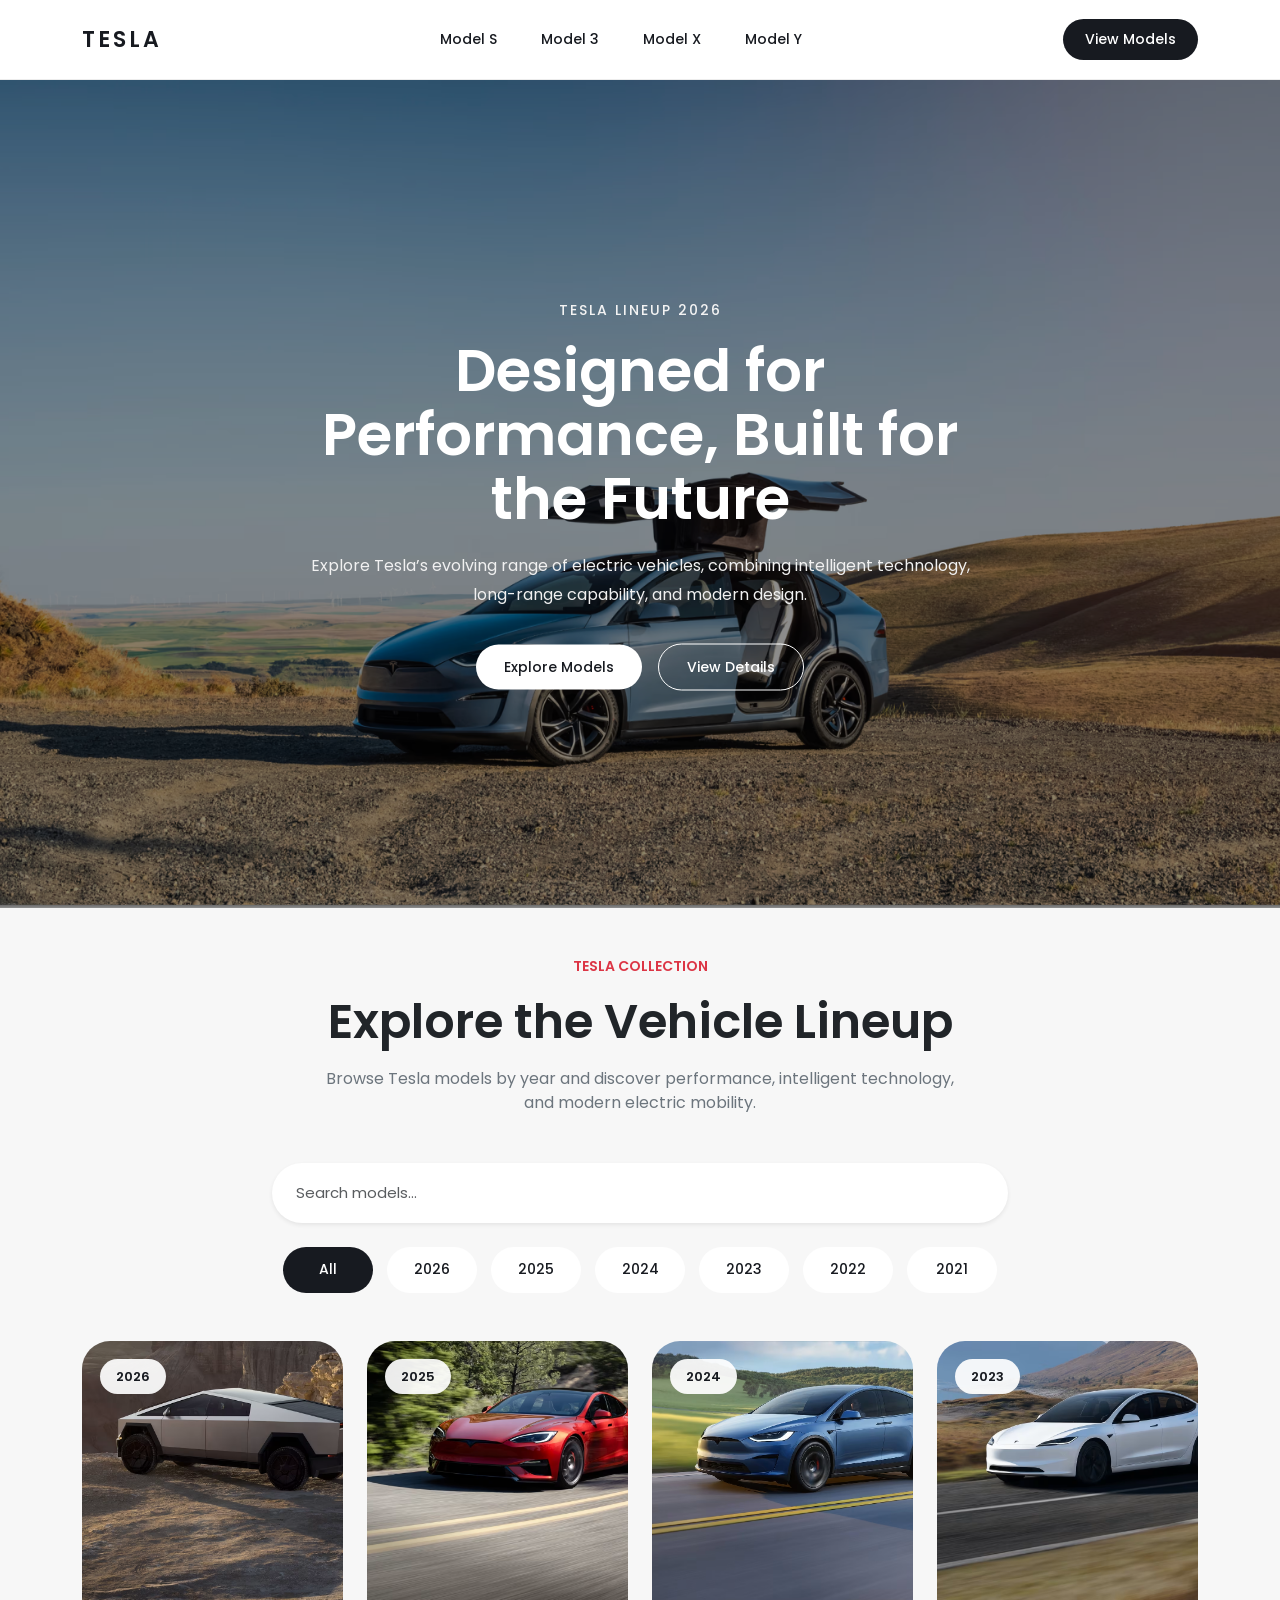
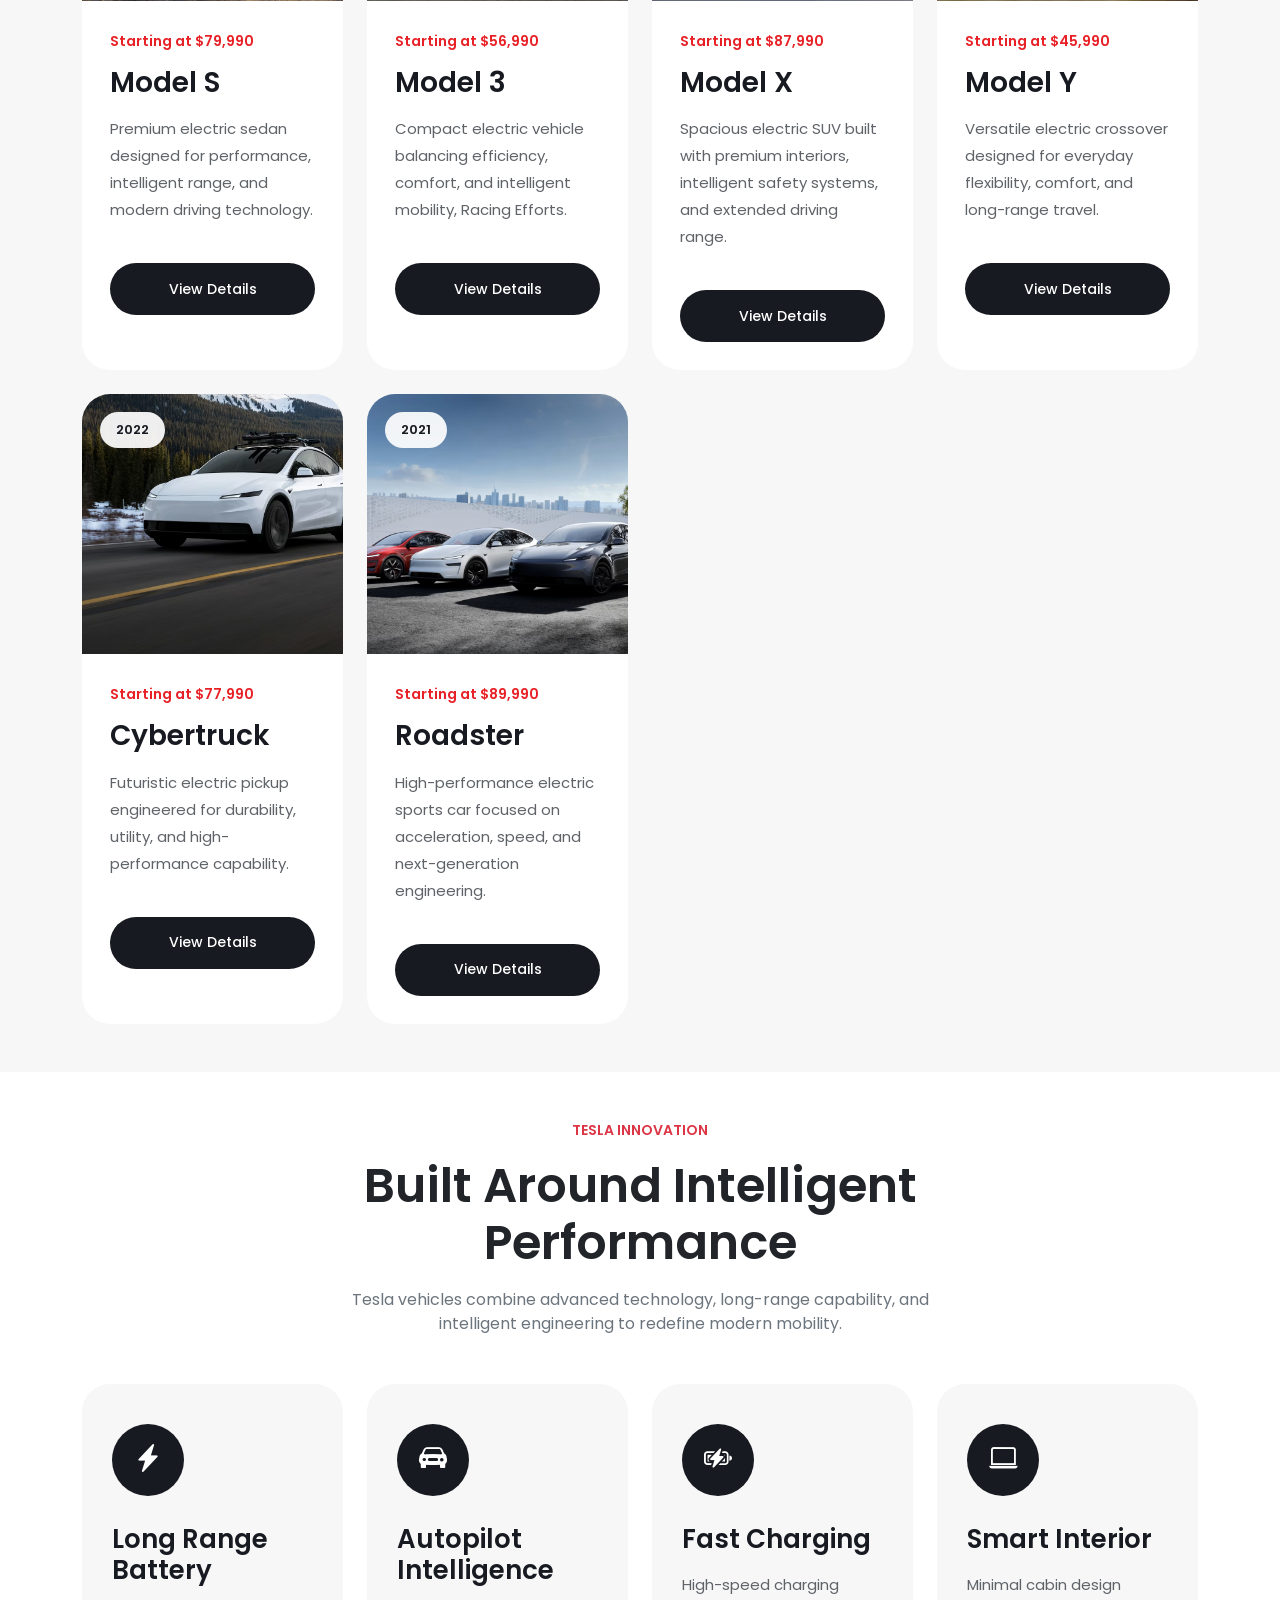
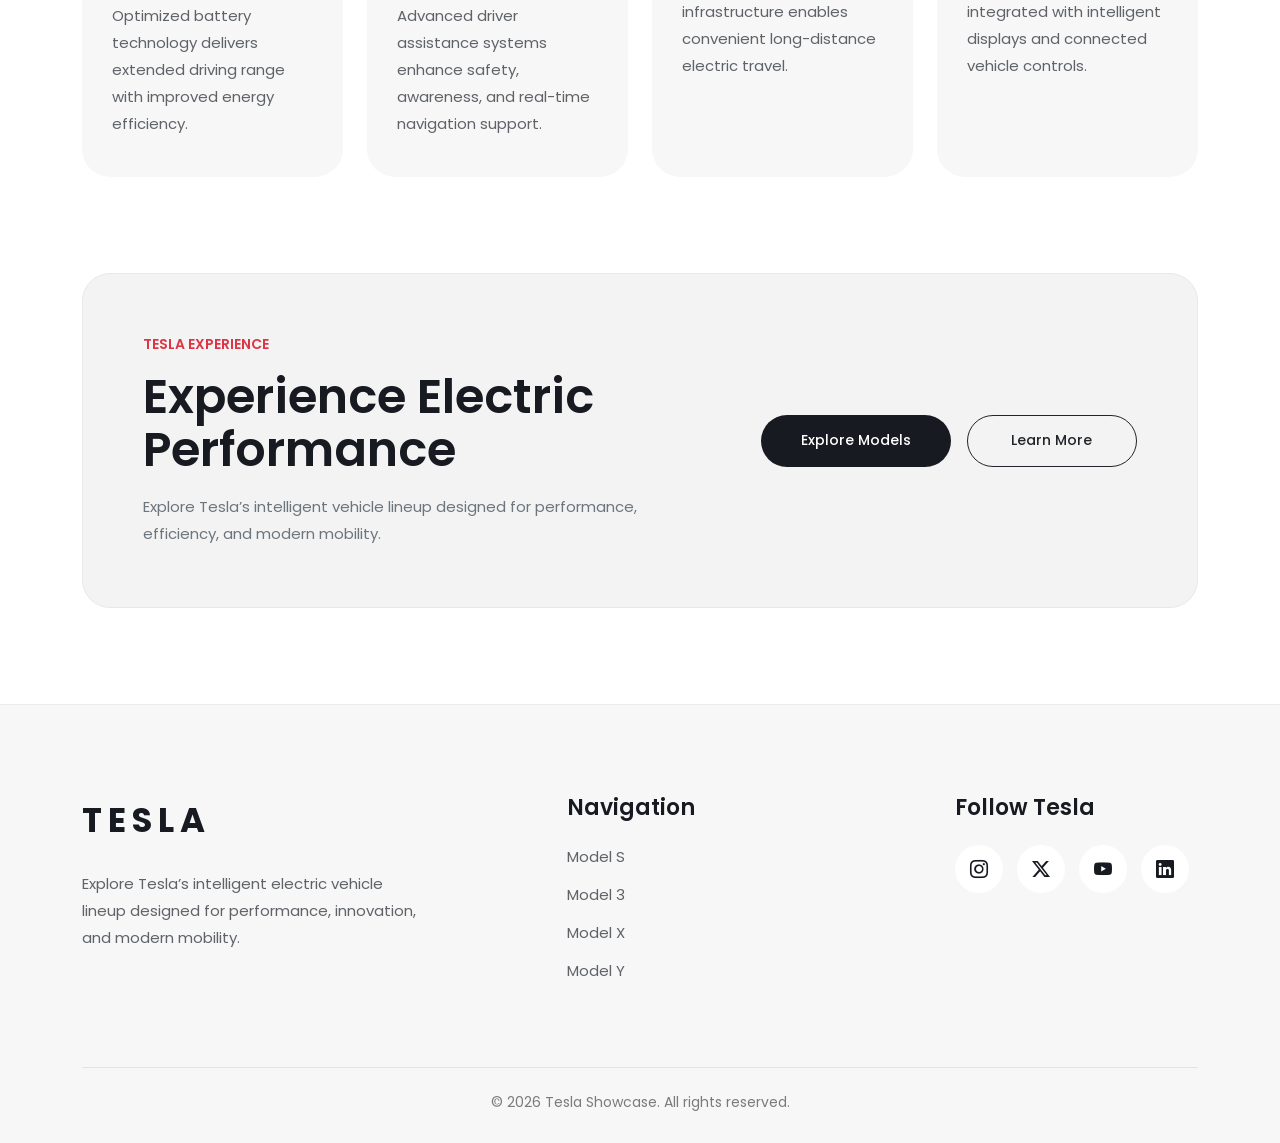
<file: index.html>
<!doctype html>
<html lang="en">
  <head>
    <meta charset="UTF-8" />
    <meta name="viewport" content="width=device-width, initial-scale=1.0" />
    <meta
      name="description"
      content="Discover Tesla’s complete vehicle lineup, from Model S to Cybertruck. Explore design evolution, performance highlights, and next-generation electric innovation."
    />
    <title>Tesla Lineup | Model Evolution & Performance</title>

    <!-- bootstrap icon link -->
    <link
      rel="stylesheet"
      href="https://cdn.jsdelivr.net/npm/bootstrap-icons@1.11.3/font/bootstrap-icons.min.css"
    />

    <!-- bootstrap css link -->
    <link
      href="https://cdn.jsdelivr.net/npm/bootstrap@5.3.8/dist/css/bootstrap.min.css"
      rel="stylesheet"
      integrity="sha384-sRIl4kxILFvY47J16cr9ZwB07vP4J8+LH7qKQnuqkuIAvNWLzeN8tE5YBujZqJLB"
      crossorigin="anonymous"
    />
    <!-- google font -->
    <link
      href="https://fonts.googleapis.com/css2?family=Poppins:ital,wght@0,100;0,200;0,300;0,400;0,500;0,600;0,700;0,800;0,900;1,100;1,200;1,300;1,400;1,500;1,600;1,700;1,800;1,900&display=swap"
      rel="stylesheet"
    />
    <!-- custom css link -->
    <link rel="stylesheet" href="css/style.css" />
    <link rel="stylesheet" href="css/responsive.css" />
    <!-- favicon -->
    <link rel="icon" href="images/logo.png" />
  </head>
  <body>
    <header class="main-header position-sticky z-3 top-0">
      <nav class="navbar navbar-expand-lg">
        <div class="container">
          <a class="navbar-brand logo" href="index.html"> TESLA </a>

          <button
            class="navbar-toggler border-0 shadow-none"
            type="button"
            data-bs-toggle="collapse"
            data-bs-target="#navbarMenu"
            aria-label="Toggle navigation"
          >
            <span class="navbar-toggler-icon"></span>
          </button>

          <div class="collapse navbar-collapse" id="navbarMenu">
            <ul class="navbar-nav mx-auto">
              <li class="nav-item">
                <a class="nav-link" href="#">Model S</a>
              </li>

              <li class="nav-item">
                <a class="nav-link" href="#">Model 3</a>
              </li>

              <li class="nav-item">
                <a class="nav-link" href="#">Model X</a>
              </li>

              <li class="nav-item">
                <a class="nav-link" href="#">Model Y</a>
              </li>
            </ul>

            <a href="#model-showcase" class="explore-btn"> View Models </a>
          </div>
        </div>
      </nav>
    </header>

    <main>
    <section id="hero-banner">
      <div class="hero-image">
        <img
          src="images/banner.avif"
          alt="Tesla vehicle lineup banner"
          class="img-fluid"
        />
      </div>

      <div class="hero-content container">
        <span class="hero-subtitle"> Tesla Lineup 2026 </span>
        <h1>Designed for Performance, Built for the Future</h1>
        <p>
          Explore Tesla’s evolving range of electric vehicles, combining
          intelligent technology, long-range capability, and modern design.
        </p>
        <div class="hero-btns">
          <a href="#" class="primary-btn"> Explore Models </a>

          <a href="product-detail.html" class="secondary-btn"> View Details </a>
        </div>
      </div>
    </section>

    <section id="model-showcase" class="py-5">
      <div class="container">
        <!-- Heading -->

        <div class="row justify-content-center text-center mb-5">
          <div class="col-lg-7">
            <span
              class="text-uppercase text-danger fw-semibold small d-block mb-3"
            >
              Tesla Collection
            </span>

            <h2 class="display-5 fw-semibold mb-3">
              Explore the Vehicle Lineup
            </h2>

            <p class="text-secondary mb-0">
              Browse Tesla models by year and discover performance, intelligent
              technology, and modern electric mobility.
            </p>
          </div>
        </div>

        <!-- Search -->

        <div class="row justify-content-center mb-4">
          <div class="col-lg-8">
            <input
              type="text"
              class="form-control border-0 shadow-sm rounded-pill"
              id="modelSearch"
              placeholder="Search models..."
            />
          </div>
        </div>

        <!-- Year Tabs -->

        <div class="year-navigation mb-5">
          <button class="year-tab active" data-year="all">All</button>

          <button class="year-tab" data-year="2026">2026</button>

          <button class="year-tab" data-year="2025">2025</button>

          <button class="year-tab" data-year="2024">2024</button>

          <button class="year-tab" data-year="2023">2023</button>

          <button class="year-tab" data-year="2022">2022</button>

          <button class="year-tab" data-year="2021">2021</button>
        </div>

        <!-- Cards -->

        <div class="row g-4">
          <!-- Card 1 -->

          <div
            class="col-xl-3 col-lg-4 col-md-6 model-item"
            data-name="Model S"
            data-year="2026"
          >
            <div class="vehicle-card">
              <div class="vehicle-image">
                <img
                  src="images/car_one.avif"
                  alt="Tesla Model S"
                  class="img-fluid"
                />

                <span class="vehicle-year"> 2026 </span>
              </div>

              <div class="vehicle-content">
                <div>
                     <span class="vehicle-price">
         Starting at $79,990
      </span>
                  <h3>Model S</h3>

                  <p>
                    Premium electric sedan designed for performance, intelligent
                    range, and modern driving technology.
                  </p>
                </div>

                <a href="product-detail.html" class="vehicle-btn"> View Details </a>
              </div>
            </div>
          </div>

          <!-- Card 2 -->

          <div
            class="col-xl-3 col-lg-4 col-md-6 model-item"
            data-name="Model 3"
            data-year="2025"
          >
            <div class="vehicle-card">
              <div class="vehicle-image">
                <img
                  src="images/car_two.avif"
                  alt="Tesla Model 3"
                  class="img-fluid"
                />

                <span class="vehicle-year"> 2025 </span>
              </div>

              <div class="vehicle-content">
                <div>
                     <span class="vehicle-price">
         Starting at $56,990
      </span>
                  <h3>Model 3</h3>

                  <p>
                    Compact electric vehicle balancing efficiency, comfort, and
                    intelligent mobility, Racing Efforts.
                  </p>
                </div>

                <a href="product-detail.html" class="vehicle-btn"> View Details </a>
              </div>
            </div>
          </div>

          <!-- Card 3 -->

          <div
            class="col-xl-3 col-lg-4 col-md-6 model-item"
            data-name="Model X"
            data-year="2024"
          >
            <div class="vehicle-card">
              <div class="vehicle-image">
                <img
                  src="images/car_three.avif"
                  alt="Tesla Model X electric SUV front view"
                  class="img-fluid"
                />

                <span class="vehicle-year"> 2024 </span>
              </div>

              <div class="vehicle-content">
                <div>
                         <span class="vehicle-price">
         Starting at $87,990
      </span>
                  <h3>Model X</h3>

                  <p>
                    Spacious electric SUV built with premium interiors,
                    intelligent safety systems, and extended driving range.
                  </p>
                </div>

                <a href="product-detail.html" class="vehicle-btn"> View Details </a>
              </div>
            </div>
          </div>

          <!-- Card 4 -->

          <div
            class="col-xl-3 col-lg-4 col-md-6 model-item"
            data-name="Model Y"
            data-year="2023"
          >
            <div class="vehicle-card">
              <div class="vehicle-image">
                <img
                  src="images/car_four.avif"
                  alt="Tesla Model Y"
                  class="img-fluid"
                />

                <span class="vehicle-year"> 2023 </span>
              </div>

              <div class="vehicle-content">
                <div>
                         <span class="vehicle-price">
         Starting at $45,990
      </span>
                  <h3>Model Y</h3>

                  <p>
                    Versatile electric crossover designed for everyday
                    flexibility, comfort, and long-range travel.
                  </p>
                </div>

                <a href="product-detail.html" class="vehicle-btn"> View Details </a>
              </div>
            </div>
          </div>

          <!-- Card 5 -->

          <div
            class="col-xl-3 col-lg-4 col-md-6 model-item"
            data-name="Cybertruck"
            data-year="2022"
          >
            <div class="vehicle-card">
              <div class="vehicle-image">
                <img
                  src="images/car_five.avif"
                  alt="Tesla Cybertruck"
                  class="img-fluid"
                />

                <span class="vehicle-year"> 2022 </span>
              </div>

              <div class="vehicle-content">
                <div>
                         <span class="vehicle-price">
         Starting at $77,990
      </span>
                  <h3>Cybertruck</h3>

                  <p>
                    Futuristic electric pickup engineered for durability,
                    utility, and high-performance capability.
                  </p>
                </div>

                <a href="product-detail.html" class="vehicle-btn"> View Details </a>
              </div>
            </div>
          </div>

          <!-- Card 6 -->

          <div
            class="col-xl-3 col-lg-4 col-md-6 model-item"
            data-name="Roadster"
            data-year="2021"
          >
            <div class="vehicle-card">
              <div class="vehicle-image">
                <img
                  src="images/car_six.avif"
                  alt="Tesla Roadster"
                  class="img-fluid"
                />

                <span class="vehicle-year"> 2021 </span>
              </div>

              <div class="vehicle-content">
                <div>
                         <span class="vehicle-price">
         Starting at $89,990
      </span>
                  <h3>Roadster</h3>

                  <p>
                    High-performance electric sports car focused on
                    acceleration, speed, and next-generation engineering.
                  </p>
                </div>

                <a href="product-detail.html" class="vehicle-btn"> View Details </a>
              </div>
            </div>
          </div>
        </div>
      </div>
    </section>

    <!-- ===== INNOVATION SECTION ===== -->

    <section id="innovation-section" class="py-5">
      <div class="container">
        <!-- Heading -->

        <div class="row justify-content-center text-center mb-5">
          <div class="col-lg-7">
            <span
              class="text-uppercase text-danger fw-semibold small d-block mb-3"
            >
              Tesla Innovation
            </span>

            <h2 class="display-5 fw-semibold mb-3">
              Built Around Intelligent Performance
            </h2>

            <p class="text-secondary mb-0">
              Tesla vehicles combine advanced technology, long-range capability,
              and intelligent engineering to redefine modern mobility.
            </p>
          </div>
        </div>

        <!-- Features -->

        <div class="row g-4">
          <!-- Feature Card -->

          <div class="col-lg-3 col-md-6">
            <div class="innovation-card">
              <div class="innovation-icon">
                <i class="bi bi-lightning-charge-fill"></i>
              </div>

              <h3>Long Range Battery</h3>

              <p>
                Optimized battery technology delivers extended driving range
                with improved energy efficiency.
              </p>
            </div>
          </div>

          <!-- Feature Card -->

          <div class="col-lg-3 col-md-6">
            <div class="innovation-card">
              <div class="innovation-icon">
                <i class="bi bi-car-front-fill"></i>
              </div>

              <h3>Autopilot Intelligence</h3>

              <p>
                Advanced driver assistance systems enhance safety, awareness,
                and real-time navigation support.
              </p>
            </div>
          </div>

          <!-- Feature Card -->

          <div class="col-lg-3 col-md-6">
            <div class="innovation-card">
              <div class="innovation-icon">
                <i class="bi bi-battery-charging"></i>
              </div>

              <h3>Fast Charging</h3>
              <p>
                High-speed charging infrastructure enables convenient
                long-distance electric travel.
              </p>
            </div>
          </div>

          <!-- Feature Card -->

          <div class="col-lg-3 col-md-6">
            <div class="innovation-card">
              <div class="innovation-icon"><i class="bi bi-laptop"></i></div>

              <h3>Smart Interior</h3>

              <p>
                Minimal cabin design integrated with intelligent displays and
                connected vehicle controls.
              </p>
            </div>
          </div>
        </div>
      </div>
    </section>

    <!-- ===== CTA SECTION ===== -->

    <section id="cta-section" class="w-100 py-5">
      <div class="container">
        <div class="cta-wrapper">
          <div class="row align-items-center g-4">
            <!-- Left Content -->
            <div class="col-lg-7">
              <span
                class="text-uppercase text-danger fw-semibold small d-block mb-3"
              >
                Tesla Experience
              </span>

              <h2 class="fw-semibold mb-3">Experience Electric Performance</h2>

              <p class="text-secondary mb-0">
                Explore Tesla’s intelligent vehicle lineup designed for
                performance, efficiency, and modern mobility.
              </p>
            </div>
            <!-- Right Buttons -->
            <div class="col-lg-5">
              <div class="cta-btn-group">
                <a href="#" class="btn vehicle-btn"> Explore Models </a>

                <a href="#" class="btn btn-outline-dark cta-outline-btn">
                  Learn More
                </a>
              </div>
            </div>
          </div>
        </div>
      </div>
    </section>
    </main>

    <!-- ===== FOOTER ===== -->

    <footer id="main-footer" class="mt-5 overflow-hidden">
      <div class="container">
        <div class="row g-5 justify-content-between">
          <!-- Brand -->

          <div class="col-lg-4">
            <a href="#" class="footer-logo"> TESLA </a>

            <p class="footer-text">
              Explore Tesla’s intelligent electric vehicle lineup designed for
              performance, innovation, and modern mobility.
            </p>
          </div>

          <!-- Menu -->

          <div class="col-lg-3">
            <h3 class="footer-title">Navigation</h3>

            <ul class="footer-links">
              <li>
                <a href="#"> Model S </a>
              </li>

              <li>
                <a href="#"> Model 3 </a>
              </li>

              <li>
                <a href="#"> Model X </a>
              </li>

              <li>
                <a href="#"> Model Y </a>
              </li>
            </ul>
          </div>

          <!-- Social -->

          <div class="col-lg-3">
            <div class="footer-social-wrapper">
              <h3 class="footer-title">Follow Tesla</h3>

              <div class="footer-socials">
                <a href="#">
                  <i class="bi bi-instagram"></i>
                </a>

                <a href="#">
                  <i class="bi bi-twitter-x"></i>
                </a>

                <a href="#">
                  <i class="bi bi-youtube"></i>
                </a>

                <a href="#">
                  <i class="bi bi-linkedin"></i>
                </a>
              </div>
            </div>
          </div>
        </div>

        <!-- Bottom -->

        <div class="footer-bottom">
          <p>© 2026 Tesla Showcase. All rights reserved.</p>
        </div>
      </div>
    </footer>

    <script
      src="https://cdn.jsdelivr.net/npm/bootstrap@5.3.8/dist/js/bootstrap.bundle.min.js"
      integrity="sha384-FKyoEForCGlyvwx9Hj09JcYn3nv7wiPVlz7YYwJrWVcXK/BmnVDxM+D2scQbITxI"
      crossorigin="anonymous"
    ></script>
    <script src="js/script.js"></script>
  </body>
</html>
</file>
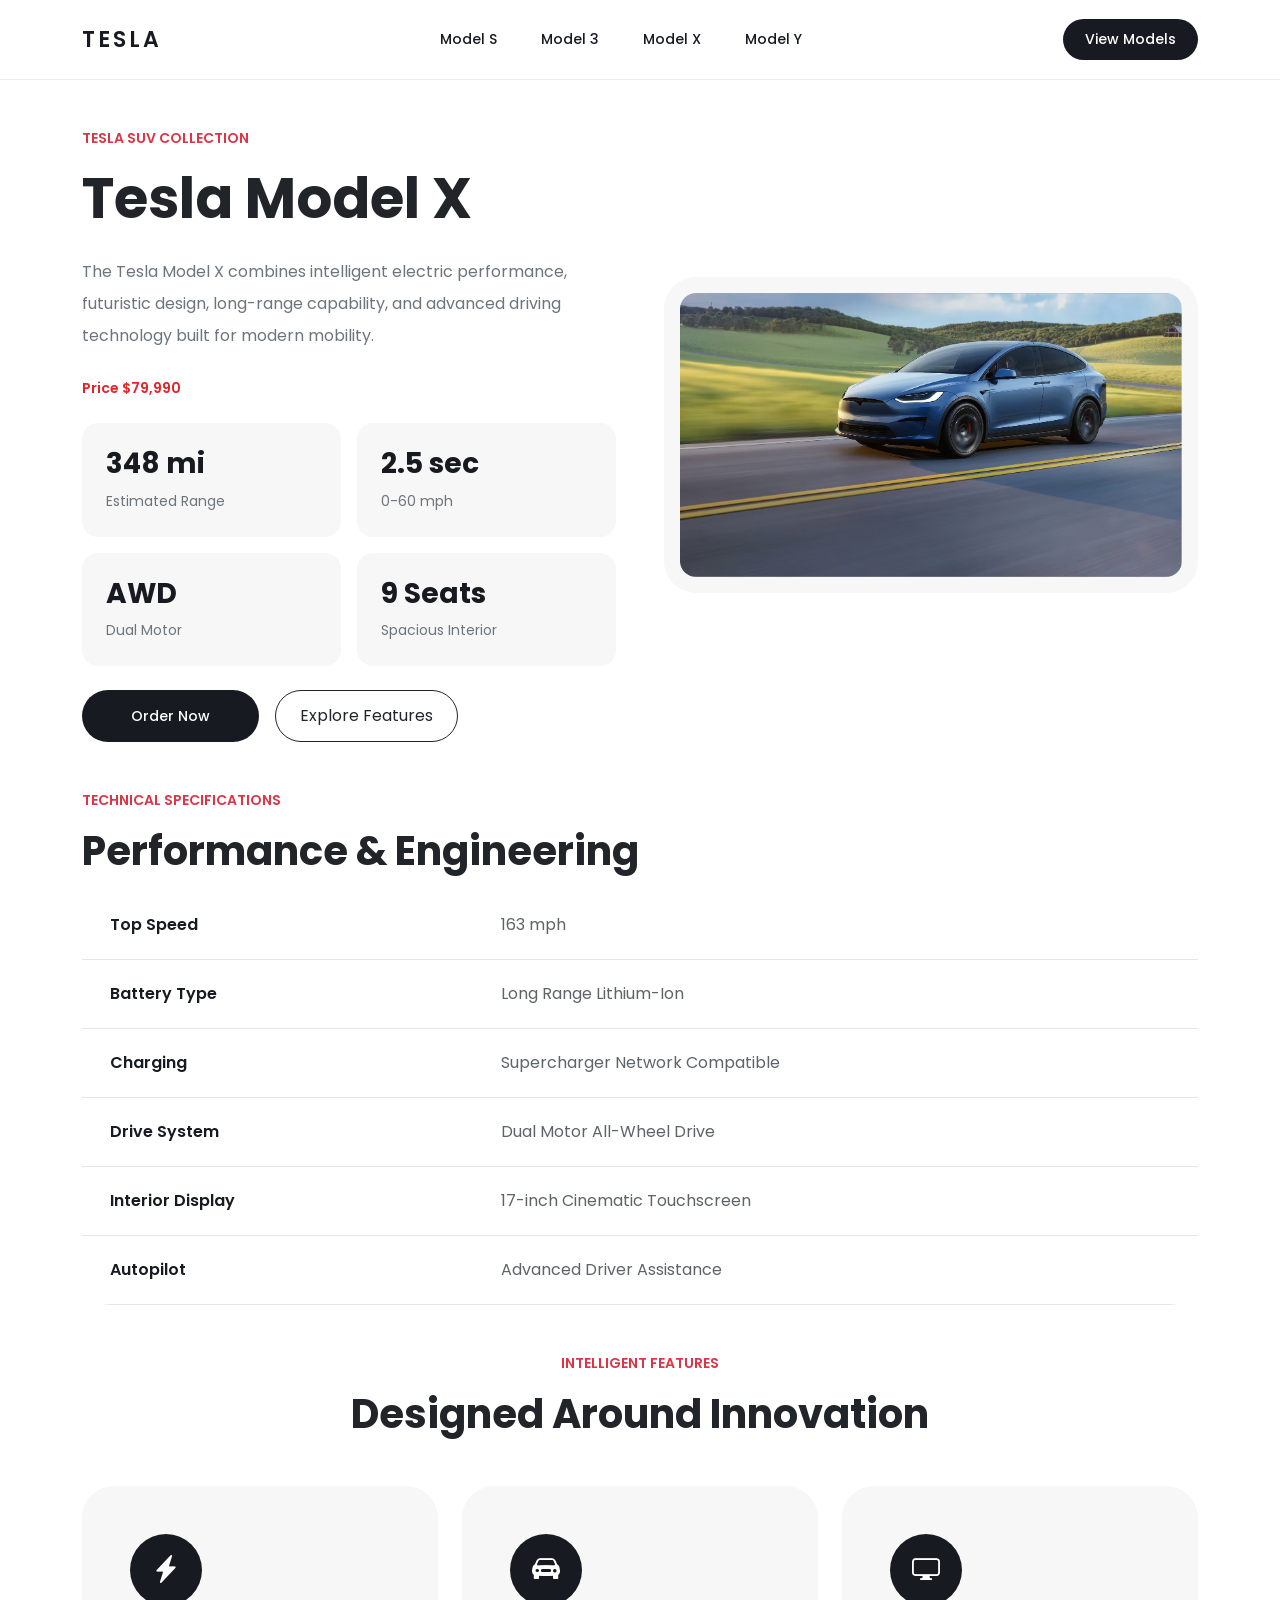
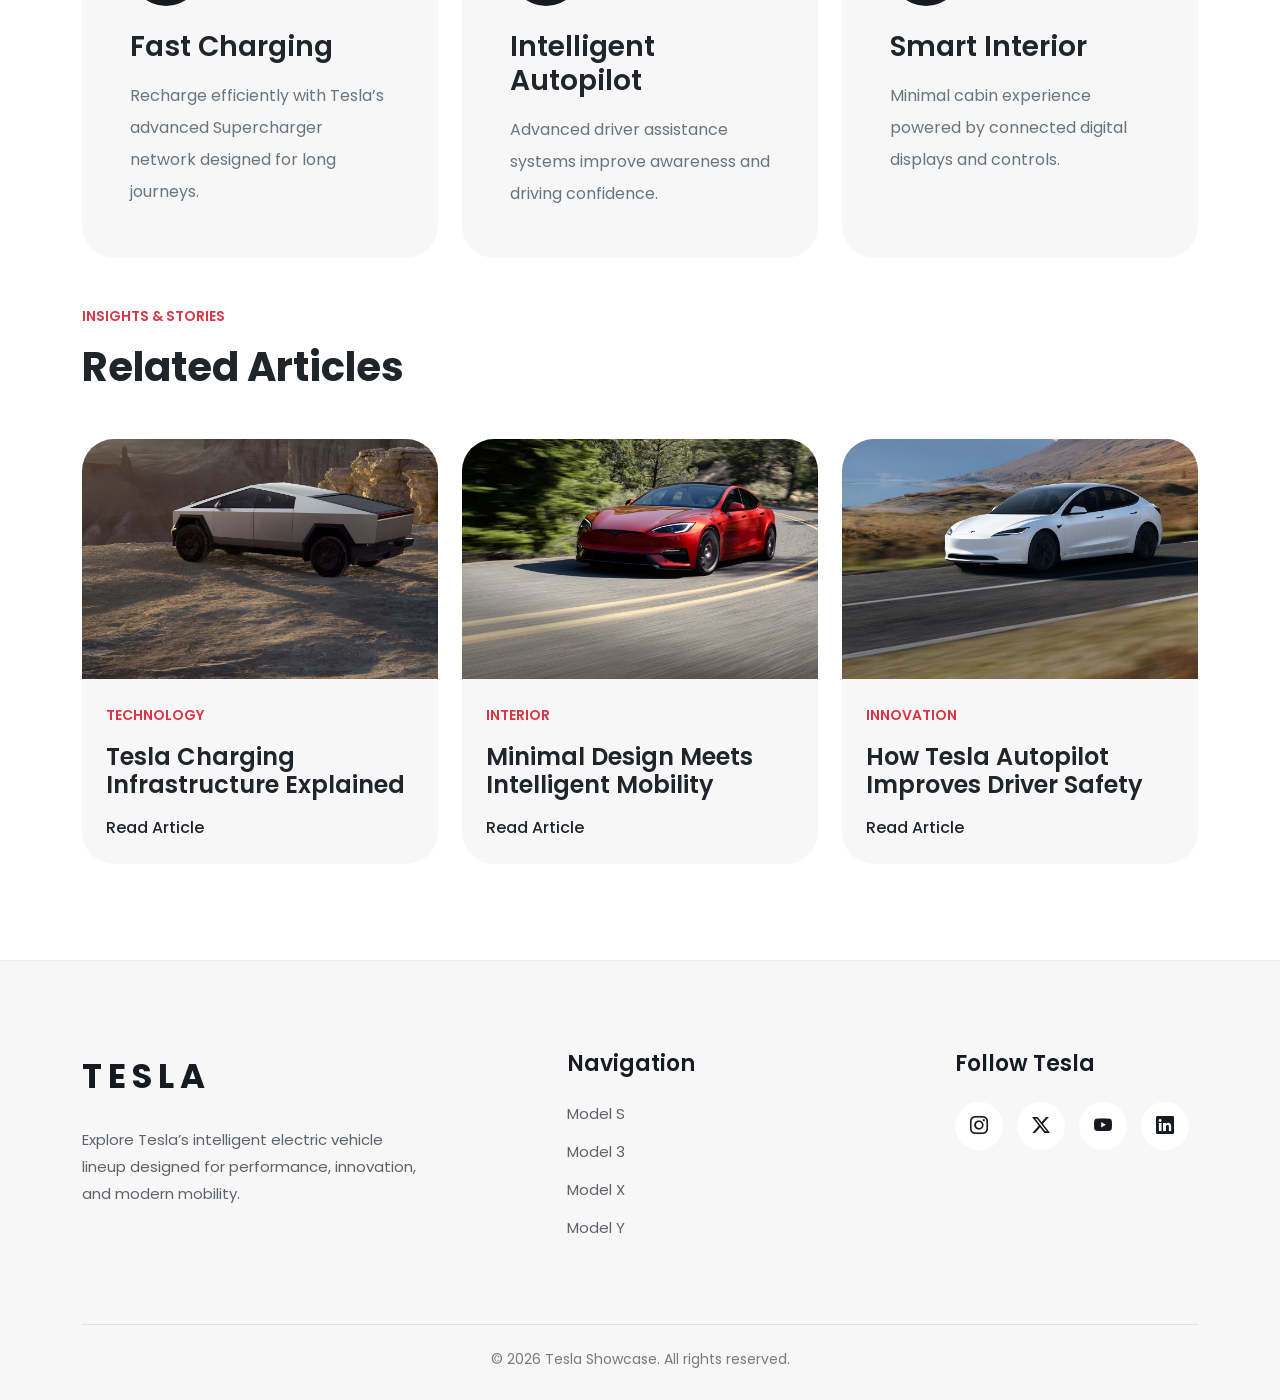
<file: product-detail.html>
<!doctype html>
<html lang="en">
  <head>
    <meta charset="UTF-8" />
    <meta name="viewport" content="width=device-width, initial-scale=1.0" />
    <meta
      name="description"
      content="Explore Tesla Model X specifications, intelligent features, performance details, and electric driving innovation."
    />
    <title>Tesla Model X | Electric SUV Performance & Features</title>

    <!-- bootstrap icon link -->
    <link
      rel="stylesheet"
      href="https://cdn.jsdelivr.net/npm/bootstrap-icons@1.11.3/font/bootstrap-icons.min.css"
    />

    <!-- bootstrap css link -->
    <link
      href="https://cdn.jsdelivr.net/npm/bootstrap@5.3.8/dist/css/bootstrap.min.css"
      rel="stylesheet"
      integrity="sha384-sRIl4kxILFvY47J16cr9ZwB07vP4J8+LH7qKQnuqkuIAvNWLzeN8tE5YBujZqJLB"
      crossorigin="anonymous"
    />
    <!-- google font -->
    <link
      href="https://fonts.googleapis.com/css2?family=Poppins:ital,wght@0,100;0,200;0,300;0,400;0,500;0,600;0,700;0,800;0,900;1,100;1,200;1,300;1,400;1,500;1,600;1,700;1,800;1,900&display=swap"
      rel="stylesheet"
    />
    <!-- custom css link -->
    <link rel="stylesheet" href="css/style.css" />
    <link rel="stylesheet" href="css/responsive.css" />
    <!-- favicon -->
    <link rel="icon" href="images/logo.png" />
  </head>
  <body>
    <header class="main-header position-sticky z-3 top-0">
      <nav class="navbar navbar-expand-lg">
        <div class="container">
          <a class="navbar-brand logo" href="index.html"> TESLA </a>

          <button
            class="navbar-toggler border-0 shadow-none"
            type="button"
            data-bs-toggle="collapse"
            data-bs-target="#navbarMenu"
            aria-label="Toggle navigation"
          >
            <span class="navbar-toggler-icon"></span>
          </button>

          <div class="collapse navbar-collapse" id="navbarMenu">
            <ul class="navbar-nav mx-auto">
              <li class="nav-item">
                <a class="nav-link" href="#">Model S</a>
              </li>

              <li class="nav-item">
                <a class="nav-link" href="#">Model 3</a>
              </li>

              <li class="nav-item">
                <a class="nav-link" href="#">Model X</a>
              </li>

              <li class="nav-item">
                <a class="nav-link" href="#">Model Y</a>
              </li>
            </ul>

            <a href="#" class="explore-btn"> View Models </a>
          </div>
        </div>
      </nav>
    </header>

    <main>
      <!-- ===== PRODUCT HERO ===== -->
      <section id="product-hero" class="py-5 py-lg-6">
        <div class="container">
          <div class="row align-items-center g-4 g-lg-5">
            <!-- Content -->

            <div class="col-lg-6 order-2 order-lg-1">
              <span
                class="text-uppercase text-danger fw-semibold small d-block mb-3"
              >
                Tesla SUV Collection
              </span>

              <h1 class="display-4 fw-bold text-dark mb-4">Tesla Model X</h1>

              <p class="text-secondary lh-lg mb-4">
                The Tesla Model X combines intelligent electric performance,
                futuristic design, long-range capability, and advanced driving
                technology built for modern mobility.
              </p>
              <div class="product-price mb-4">Price $79,990</div>

              <!-- Stats -->

              <div class="row g-3 mb-4">
                <div class="col-6">
                  <div class="spec-card p-4 rounded-4 h-100">
                    <h2 class="fw-bold mb-2">348 mi</h2>

                    <span class="text-secondary small"> Estimated Range </span>
                  </div>
                </div>

                <div class="col-6">
                  <div class="spec-card p-4 rounded-4 h-100">
                    <h2 class="fw-bold mb-2">2.5 sec</h2>

                    <span class="text-secondary small"> 0-60 mph </span>
                  </div>
                </div>

                <div class="col-6">
                  <div class="spec-card p-4 rounded-4 h-100">
                    <h2 class="fw-bold mb-2">AWD</h2>

                    <span class="text-secondary small"> Dual Motor </span>
                  </div>
                </div>

                <div class="col-6">
                  <div class="spec-card p-4 rounded-4 h-100">
                    <h2 class="fw-bold mb-2">9 Seats</h2>

                    <span class="text-secondary small">
                      Spacious Interior
                    </span>
                  </div>
                </div>
              </div>

              <!-- Buttons -->

              <div class="d-flex flex-column flex-sm-row gap-3">
                <a href="#" class="btn vehicle-btn mt-0 w-auto px-5">
                  Order Now
                </a>
                <a
                  href="#"
                  class="btn btn-outline-dark rounded-pill px-4 d-flex align-items-center justify-content-center"
                >
                  Explore Features
                </a>
              </div>
            </div>

            <!-- Image -->

            <div class="col-lg-6 order-1 order-lg-2">
              <div class="product-image-wrapper p-3 rounded-5">
                <img
                  src="images/car_three.avif"
                  alt="Tesla Model X"
                  class="img-fluid rounded-4 w-100"
                />
              </div>
            </div>
          </div>
        </div>
      </section>

      <!-- ===== SPECIFICATIONS ===== -->
      <section id="specifications-section" class="pb-5 pb-lg-6">
        <div class="container">
          <div class="mb-3">
            <span
              class="text-uppercase text-danger fw-semibold small d-block mb-3"
            >
              Technical Specifications
            </span>

            <h2 class="display-6 fw-bold text-dark">
              Performance & Engineering
            </h2>
          </div>

          <div class="table-responsive">
            <table class="table align-middle specs-table mb-0">
              <tbody>
                <tr>
                  <td>Top Speed</td>
                  <td>163 mph</td>
                </tr>

                <tr>
                  <td>Battery Type</td>
                  <td>Long Range Lithium-Ion</td>
                </tr>

                <tr>
                  <td>Charging</td>
                  <td>Supercharger Network Compatible</td>
                </tr>

                <tr>
                  <td>Drive System</td>
                  <td>Dual Motor All-Wheel Drive</td>
                </tr>

                <tr>
                  <td>Interior Display</td>
                  <td>17-inch Cinematic Touchscreen</td>
                </tr>

                <tr>
                  <td>Autopilot</td>
                  <td>Advanced Driver Assistance</td>
                </tr>
              </tbody>
            </table>
          </div>
        </div>
      </section>

      <!-- ===== FEATURES ===== -->
      <section id="detail-features" class="pb-5 pb-lg-6">
        <div class="container">
          <div class="text-center mb-5">
            <span
              class="text-uppercase text-danger fw-semibold small d-block mb-3"
            >
              Intelligent Features
            </span>

            <h2 class="display-6 fw-bold text-dark">
              Designed Around Innovation
            </h2>
          </div>

          <div class="row g-4">
            <!-- Feature -->

            <div class="col-lg-4 col-md-6">
              <div class="feature-card p-4 p-lg-5 rounded-5 h-100">
                <div class="feature-icon mb-4">
                  <i class="bi bi-lightning-charge-fill"></i>
                </div>

                <h3 class="h3 fw-semibold mb-3">Fast Charging</h3>

                <p class="text-secondary lh-lg mb-0">
                  Recharge efficiently with Tesla’s advanced Supercharger
                  network designed for long journeys.
                </p>
              </div>
            </div>

            <!-- Feature -->

            <div class="col-lg-4 col-md-6">
              <div class="feature-card p-4 p-lg-5 rounded-5 h-100">
                <div class="feature-icon mb-4">
                  <i class="bi bi-car-front-fill"></i>
                </div>

                <h3 class="h3 fw-semibold mb-3">Intelligent Autopilot</h3>

                <p class="text-secondary lh-lg mb-0">
                  Advanced driver assistance systems improve awareness and
                  driving confidence.
                </p>
              </div>
            </div>

            <!-- Feature -->

            <div class="col-lg-4 col-md-6">
              <div class="feature-card p-4 p-lg-5 rounded-5 h-100">
                <div class="feature-icon mb-4">
                  <i class="bi bi-display"></i>
                </div>

                <h3 class="h3 fw-semibold mb-3">Smart Interior</h3>

                <p class="text-secondary lh-lg mb-0">
                  Minimal cabin experience powered by connected digital displays
                  and controls.
                </p>
              </div>
            </div>
          </div>
        </div>
      </section>

      <!-- ===== RELATED ARTICLES ===== -->
      <section id="related-articles" class="pb-5 pb-lg-6">
        <div class="container">
          <div class="mb-5">
            <span
              class="text-uppercase text-danger fw-semibold small d-block mb-3"
            >
              Insights & Stories
            </span>

            <h2 class="display-6 fw-bold text-dark">Related Articles</h2>
          </div>

          <div class="row g-4">
            <!-- Article -->

            <div class="col-lg-4 col-md-6">
              <div class="article-card rounded-5 overflow-hidden h-100">
                <img
                  src="images/car_one.avif"
                  alt="Tesla Charging Technology"
                  class="img-fluid article-img w-100"
                />

                <div class="p-4">
                  <span class="text-danger text-uppercase fw-semibold small">
                    Technology
                  </span>

                  <h3 class="h4 fw-semibold my-3">
                    Tesla Charging Infrastructure Explained
                  </h3>

                  <a href="#" class="text-dark fw-medium"> Read Article </a>
                </div>
              </div>
            </div>

            <!-- Article -->

            <div class="col-lg-4 col-md-6">
              <div class="article-card rounded-5 overflow-hidden h-100">
                <img
                  src="images/car_two.avif"
                  alt="Tesla Smart Interior"
                  class="img-fluid article-img w-100"
                />

                <div class="p-4">
                  <span class="text-danger text-uppercase fw-semibold small">
                    Interior
                  </span>

                  <h3 class="h4 fw-semibold my-3">
                    Minimal Design Meets Intelligent Mobility
                  </h3>

                  <a href="#" class="text-dark fw-medium"> Read Article </a>
                </div>
              </div>
            </div>

            <!-- Article -->

            <div class="col-lg-4 col-md-6">
              <div class="article-card rounded-5 overflow-hidden h-100">
                <img
                  src="images/car_four.avif"
                  alt="Tesla Autopilot"
                  class="img-fluid article-img w-100"
                />

                <div class="p-4">
                  <span class="text-danger text-uppercase fw-semibold small">
                    Innovation
                  </span>

                  <h3 class="h4 fw-semibold my-3">
                    How Tesla Autopilot Improves Driver Safety
                  </h3>

                  <a href="#" class="text-dark fw-medium"> Read Article </a>
                </div>
              </div>
            </div>
          </div>
        </div>
      </section>
    </main>

    <!-- ===== FOOTER ===== -->
    <footer id="main-footer" class="mt-5 overflow-hidden">
      <div class="container">
        <div class="row g-5 justify-content-between">
          <!-- Brand -->

          <div class="col-lg-4">
            <a href="#" class="footer-logo"> TESLA </a>

            <p class="footer-text">
              Explore Tesla’s intelligent electric vehicle lineup designed for
              performance, innovation, and modern mobility.
            </p>
          </div>

          <!-- Menu -->

          <div class="col-lg-3">
            <h3 class="footer-title">Navigation</h3>

            <ul class="footer-links">
              <li>
                <a href="#"> Model S </a>
              </li>

              <li>
                <a href="#"> Model 3 </a>
              </li>

              <li>
                <a href="#"> Model X </a>
              </li>

              <li>
                <a href="#"> Model Y </a>
              </li>
            </ul>
          </div>

          <!-- Social -->

          <div class="col-lg-3">
            <div class="footer-social-wrapper">
              <h3 class="footer-title">Follow Tesla</h3>

              <div class="footer-socials">
                <a href="#">
                  <i class="bi bi-instagram"></i>
                </a>

                <a href="#">
                  <i class="bi bi-twitter-x"></i>
                </a>

                <a href="#">
                  <i class="bi bi-youtube"></i>
                </a>

                <a href="#">
                  <i class="bi bi-linkedin"></i>
                </a>
              </div>
            </div>
          </div>
        </div>

        <!-- Bottom -->

        <div class="footer-bottom">
          <p>© 2026 Tesla Showcase. All rights reserved.</p>
        </div>
      </div>
    </footer>

    <script
      src="https://cdn.jsdelivr.net/npm/bootstrap@5.3.8/dist/js/bootstrap.bundle.min.js"
      integrity="sha384-FKyoEForCGlyvwx9Hj09JcYn3nv7wiPVlz7YYwJrWVcXK/BmnVDxM+D2scQbITxI"
      crossorigin="anonymous"
    ></script>
    <script src="js/script.js"></script>
  </body>
</html>
</file>
<file: css/style.css>
body {
  margin: 0;
  font-family: "Poppins", sans-serif;
  overflow-x: hidden;
}

html{
   scroll-behavior: smooth;
}

* {
  margin: 0;
  padding: 0;
  box-sizing: border-box;
}
a {
  text-decoration: none;
  color: inherit;
}
button {
    cursor: pointer;
}
ul {
  list-style: none;
  padding-left: 0;
}

/*--- HEADER ---- */

.main-header {
  width: 100%;
  padding: 10px 0;
  background: #ffffff;
  border-bottom: 1px solid #ececec;
}

.logo {
  color: #171a20;
  font-size: 22px;
  font-weight: 600;
  letter-spacing: 3px;
}

.logo:hover {
  color: #171a20;
}

.navbar-nav {
  gap: 28px;
}

.nav-link {
  color: #171a20;
  font-size: 14px;
  font-weight: 500;
  transition: 0.3s ease;
}

.nav-link:hover {
  color: #e82127;
}

.explore-btn {
  padding: 10px 22px;
  border-radius: 30px;
  background: #171a20;
  color: #ffffff;
  font-size: 14px;
  font-weight: 500;
  transition: 0.3s ease;
}

.explore-btn:hover {
  background: #2c3138;
  color: #ffffff;
}

/* ===== HERO SECTION ===== */

#hero-banner {
  position: relative;
  width: 100%;
  height: 92vh;
  overflow: hidden;
}

#hero-banner::before {
  content: "";
  position: absolute;
  inset: 0;

  background: rgba(0, 0, 0, 0.45);

  z-index: 1;
}

.hero-image {
  width: 100%;
  height: 100%;
}

.hero-image img {
  width: 100%;
  height: 100%;
  object-fit: cover;
}

.hero-content {
  position: absolute;
  top: 50%;
  left: 50%;
  transform: translate(-50%, -50%);
  max-width: 700px;
  text-align: center;
  color: #ffffff;
  z-index: 2;
}

.hero-subtitle {
  display: inline-block;
  margin-bottom: 18px;
  font-size: 14px;
  font-weight: 500;
  letter-spacing: 2px;
  text-transform: uppercase;
  color: #f3f3f3;
}

.hero-content h1 {
  font-size: 58px;
  line-height: 1.1;
  font-weight: 600;
  margin-bottom: 22px;
}

.hero-content p {
  font-size: 16px;
  line-height: 1.8;
  color: #f1f1f1;
  margin-bottom: 34px;
}

.hero-btns {
  display: flex;
  align-items: center;
  justify-content: center;
  gap: 16px;
}

.primary-btn {
  padding: 12px 28px;
  background: #ffffff;
  color: #171a20;
  border-radius: 30px;
  font-size: 14px;
  font-weight: 500;
  transition: 0.3s ease;
}

.primary-btn:hover {
  background: #e9e9e9;
  color: #171a20;
}

.secondary-btn {
  padding: 12px 28px;
  border: 1px solid #ffffff;
  color: #ffffff;
  border-radius: 30px;
  font-size: 14px;
  font-weight: 500;
  transition: 0.3s ease;
}

.secondary-btn:hover {
  background: #ffffff;
  color: #171a20;
}

/* ===== SHOWCASE ===== */

#model-showcase {
  background: #f7f7f7;
}

#modelSearch {
  height: 60px;

  padding: 0 24px;

  font-size: 15px;
}

#modelSearch:focus {
  box-shadow: none;
}

.year-navigation {
  display: flex;
  align-items: center;
  justify-content: center;

  gap: 14px;

  overflow-x: auto;
}

.year-navigation::-webkit-scrollbar {
  display: none;
}

.year-tab {
  border: none;
  background: #ffffff;

  min-width: 90px;
  height: 46px;

  padding: 0 22px;

  border-radius: 50px;

  font-size: 14px;
  font-weight: 500;

  color: #171a20;

  transition: 0.3s ease;

  flex-shrink: 0;
}

.year-tab:hover {
  background: #171a20;
  color: #ffffff;
}

.year-tab.active {
  background: #171a20;
  color: #ffffff;
}

.vehicle-card {
  background: #ffffff;

  border-radius: 28px;

  overflow: hidden;

  height: 100%;

  transition: 0.3s ease;
}

.vehicle-card:hover {
  transform: translateY(-8px);
}

.vehicle-image {
  position: relative;
}

.vehicle-image img {
  width: 100%;
  height: 260px;

  object-fit: cover;
}

.vehicle-year {
  position: absolute;
  top: 18px;
  left: 18px;

  background: rgba(255, 255, 255, 0.92);

  padding: 8px 16px;

  border-radius: 50px;

  font-size: 13px;
  font-weight: 600;

  color: #171a20;
}

.vehicle-content {
  padding: 28px;

  display: flex;
  flex-direction: column;
  justify-content: space-between;

  min-height: 240px;
}

.vehicle-content h3 {
  font-size: 28px;
  font-weight: 600;

  color: #171a20;

  margin-bottom: 16px;
}

.vehicle-content p {
  font-size: 15px;
  line-height: 1.8;

  color: #5f6368;
}

.vehicle-btn {
  display: inline-flex;
  align-items: center;
  justify-content: center;

  width: 100%;
  height: 52px;

  border-radius: 50px;

  background: #171a20;

  color: #ffffff;

  font-size: 14px;
  font-weight: 500;

  margin-top: 24px;

  transition: 0.3s ease;
}

.vehicle-btn:hover {
  background: #2f343d;
  color: #ffffff;
}

#innovation-section {
  background: #ffffff;
}

.innovation-card {
  background: #f7f7f7;

  border-radius: 28px;

  padding: 40px 30px;

  height: 100%;

  transition: 0.3s ease;
}

.innovation-card:hover {
  transform: translateY(-8px);
}

.innovation-icon {
  width: 72px;
  height: 72px;

  border-radius: 50%;

  background: #171a20;

  color: #ffffff;

  display: flex;
  align-items: center;
  justify-content: center;

  font-size: 28px;

  margin-bottom: 28px;
}

.innovation-card h3 {
  font-size: 26px;
  font-weight: 600;

  color: #171a20;

  margin-bottom: 16px;
}

.innovation-card p {
  font-size: 15px;
  line-height: 1.8;

  color: #5f6368;

  margin-bottom: 0;
}

.cta-wrapper {
  background: #f3f3f3;

  border-radius: 28px;

  padding: 60px;

  border: 1px solid #e8e8e8;
}

.cta-wrapper h2 {
  font-size: 48px;

  line-height: 1.1;

  color: #171a20;
}

.cta-wrapper p {
  max-width: 540px;

  font-size: 15px;
  line-height: 1.8;
}

.cta-btn-group {
  display: flex;

  align-items: center;

  justify-content: flex-end;

  gap: 16px;

  height: 100%;
}

.cta-btn-group .vehicle-btn {
  width: auto;

  min-width: 190px;

  height: 52px;

  padding: 0 28px;

  display: inline-flex;

  align-items: center;

  justify-content: center;
  margin-top: 0;
}

.cta-outline-btn {
  min-width: 170px;

  height: 52px;

  padding: 0 28px;

  border-radius: 50px;

  display: inline-flex;

  align-items: center;

  justify-content: center;

  font-size: 14px;
  font-weight: 500;
}

/* ===== FOOTER ===== */

#main-footer {
  background: #f7f7f7;

  padding-top: 90px;
  padding-bottom: 30px;

  border-top: 1px solid #ececec;
}

.footer-logo {
  font-size: 34px;
  font-weight: 700;

  letter-spacing: 6px;

  color: #171a20;
}

.footer-text {
  margin-top: 24px;

  max-width: 340px;

  font-size: 15px;
  line-height: 1.8;

  color: #5f6368;
}

.footer-title {
  font-size: 22px;
  font-weight: 600;

  color: #171a20;

  margin-bottom: 24px;
}

.footer-nav {
  display: flex;

  flex-direction: column;

  align-items: center;
}

.footer-links {
  padding-left: 0;

  margin-bottom: 0;
}

.footer-links li {
  margin-bottom: 14px;
}

.footer-links a {
  font-size: 15px;

  color: #5f6368;

  transition: 0.3s ease;
}

.footer-links a:hover {
  color: #171a20;
}

.footer-social-wrapper {
  display: flex;

  flex-direction: column;

  align-items: flex-start;
}

.footer-socials {
  display: flex;

  align-items: center;

  gap: 14px;
}

.footer-socials a {
  width: 48px;
  height: 48px;

  border-radius: 50%;

  background: #ffffff;

  display: flex;
  align-items: center;
  justify-content: center;

  font-size: 18px;

  color: #171a20;

  transition: 0.3s ease;
}

.footer-socials a:hover {
  background: #171a20;

  color: #ffffff;
}

.footer-bottom {
  margin-top: 70px;

  padding-top: 24px;

  border-top: 1px solid #e3e3e3;

  text-align: center;
}

.footer-bottom p {
  margin-bottom: 0;

  font-size: 14px;

  color: #7b7b7b;
}



/* ===== COMMON ===== */

#product-hero,
#specifications-section,
#detail-features,
#related-articles{
    overflow: hidden;
}

/* ===== HERO ===== */

.product-image-wrapper{
    background: #f7f7f7;
}

.spec-card{
    background: #f7f7f7;
}

.spec-card h2{
    font-size: 28px;

    color: #171A20;
}

/* ===== TABLE ===== */

.specs-table{
    background: #f7f7f7;

    border-radius: 28px;

    overflow: hidden;
}

.specs-table td{
    padding: 22px 28px;

    border-color: #e5e5e5;
}

.specs-table td:first-child{
    font-weight: 600;

    color: #171A20;
}

.specs-table td:last-child{
    color: #5f6368;
}

/* ===== FEATURES ===== */

.feature-card{
    background: #f7f7f7;

    transition: 0.3s ease;
}

.feature-card:hover{
    transform: translateY(-8px);
}

.feature-icon{
    width: 72px;
    height: 72px;

    border-radius: 50%;

    background: #171A20;

    color: #ffffff;

    display: flex;
    align-items: center;
    justify-content: center;

    font-size: 28px;
}

/* ===== ARTICLES ===== */

.article-card{
    background: #f7f7f7;
}

.article-img{
    height: 240px;

    object-fit: cover;

    transition: 0.3s ease;
}

.article-card:hover .article-img{
    transform: scale(1.05);
}

.vehicle-price,
.product-price{
    display: inline-block;

    font-size: 14px;
    font-weight: 600;

    color: #e82127;

    margin-bottom: 14px;
}
</file>
<file: css/responsive.css>
@media (max-width: 1199px) {
  .vehicle-content h3 {
    font-size: 24px;
  }
}

@media (max-width: 991px) {
  .navbar-collapse {
    position: absolute;
    top: 100%;
    left: 0;
    width: 100%;
    background: #ffffff;
    padding: 20px;
    border-top: 1px solid #ececec;
    z-index: 999;
  }

  .navbar-nav {
    gap: 12px;
    margin-bottom: 20px;
  }

  .nav-link {
    text-align: center;
  }

  .explore-btn {
    width: 100%;
    text-align: center;
    display: inline-block;
  }
  #hero-banner {
    height: 85vh;
  }

  .hero-content h1 {
    font-size: 40px;
  }

  .hero-content p {
    font-size: 15px;
    line-height: 1.7;
  }
  #model-showcase {
    padding: 80px 0 !important;
  }

  #model-showcase h2 {
    font-size: 42px;
  }

  .vehicle-image img {
    height: 240px;
  }

  .vehicle-content {
    min-height: auto;
  }

  #cta-section {
    padding: 80px 0;
  }

  .cta-wrapper {
    padding: 40px;
  }

  .cta-wrapper h2 {
    font-size: 38px;
  }

  .cta-btn-group {
    justify-content: flex-start;
  }
     .footer-nav{
        align-items: flex-start;
    }
}

@media (max-width: 767px) {
  #model-showcase {
    padding: 70px 0 !important;
  }

  /* Heading */

  #model-showcase h2 {
    font-size: 34px;
    line-height: 1.2;
  }

  #model-showcase p {
    font-size: 15px;
    line-height: 1.7;
  }

  /* Search */

  #modelSearch {
    height: 54px;

    font-size: 14px;

    padding: 0 20px;
  }

  /* Tabs */

  .year-navigation {
    justify-content: start;

    padding-bottom: 6px;
  }

  .year-tab {
    min-width: auto;

    padding: 0 20px;

    height: 42px;

    font-size: 13px;
  }

  /* Cards */

  .vehicle-card {
    border-radius: 22px;
  }

  .vehicle-image img {
    height: 220px;
  }

  .vehicle-content {
    padding: 22px;
  }

  .vehicle-content h3 {
    font-size: 24px;

    margin-bottom: 12px;
  }

  .vehicle-content p {
    font-size: 14px;
    line-height: 1.7;
  }

  .vehicle-btn {
    height: 48px;

    font-size: 13px;

    margin-top: 20px;
  }

  .innovation-card {
    padding: 30px 24px;
  }

  .innovation-card h3 {
    font-size: 22px;
  }

  .innovation-icon {
    width: 64px;
    height: 64px;

    font-size: 24px;
  }

  #cta-section {
    padding: 70px 0;
  }

  .cta-wrapper {
    padding: 32px 24px;
  }

  .cta-wrapper h2 {
    font-size: 30px;

    line-height: 1.2;
  }

  .cta-btn-group {
    flex-direction: column;

    align-items: stretch;
  }

  .cta-btn-group .btn {
    width: 100%;
  }
  
    #main-footer{
        padding-top: 70px;
    }

    .footer-logo{
        font-size: 28px;
    }

    .footer-title{
        font-size: 20px;
    }

    .footer-bottom{
        margin-top: 50px;
    }
    .specs-table td{
        padding: 18px;
    }

    .article-img{
        height: 220px;
    }

}

@media (max-width: 576px) {
  .hero-content {
    padding: 0 18px;
  }

  .hero-content h1 {
    font-size: 32px;
  }

  .hero-btns {
    flex-direction: column;
  }

  .primary-btn,
  .secondary-btn {
    width: 100%;
    text-align: center;
  }
}

@media (max-width: 480px) {
  #model-showcase h2 {
    font-size: 28px;
  }

  .vehicle-image img {
    height: 200px;
  }

  .vehicle-content {
    padding: 20px;
  }

  .vehicle-content h3 {
    font-size: 22px;
  }
}
</file>
